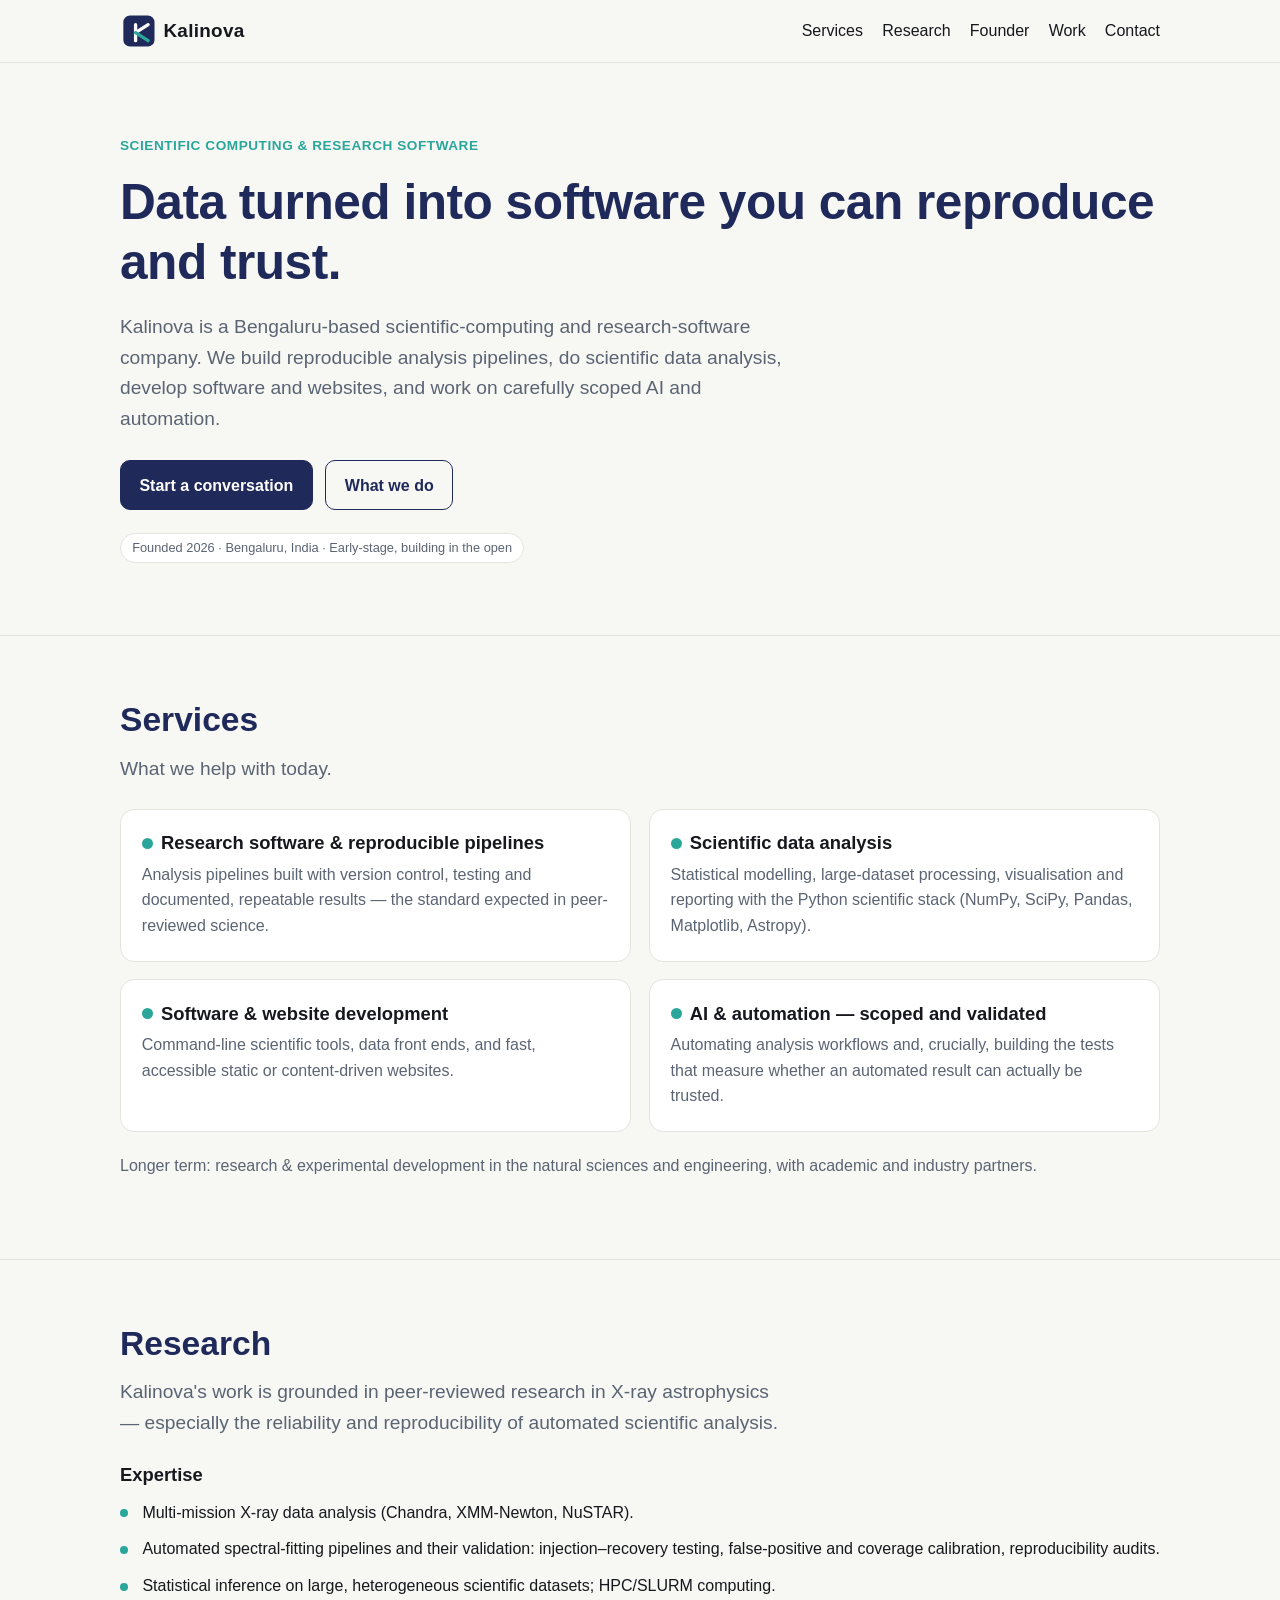
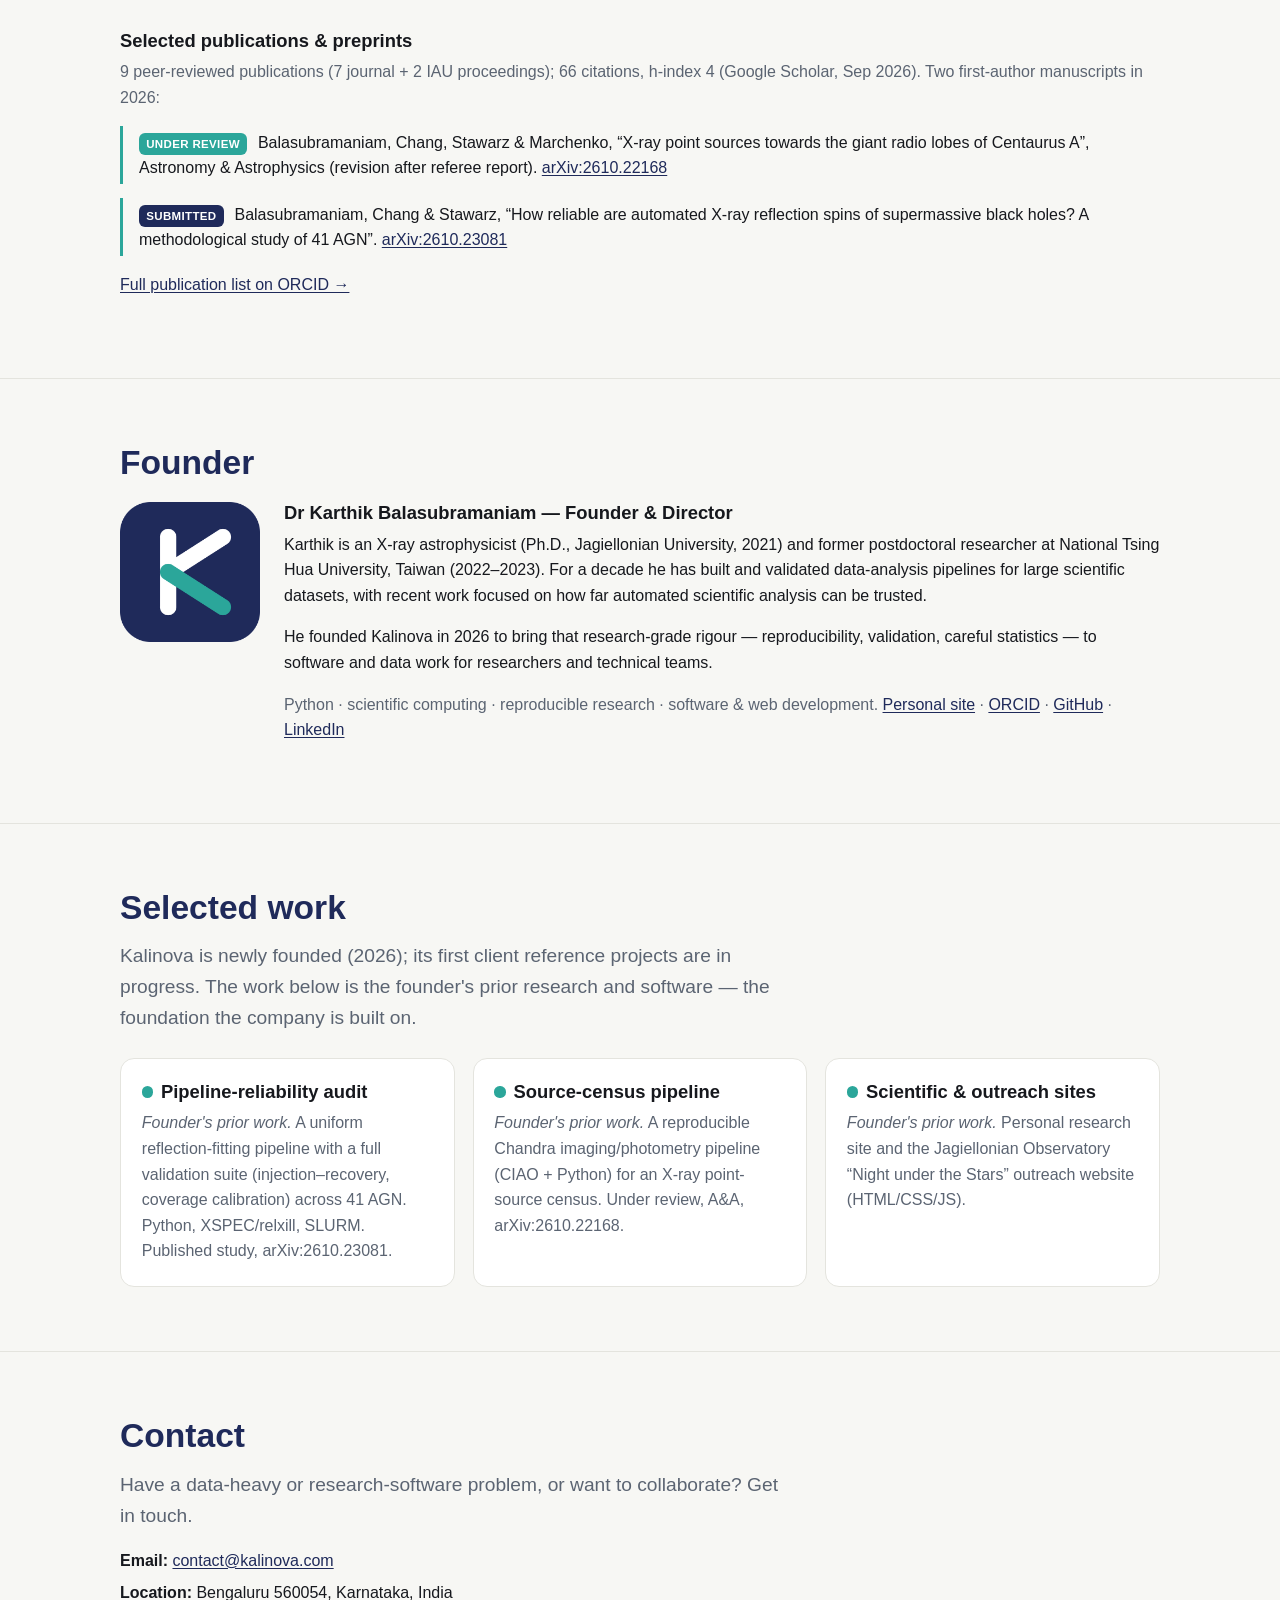
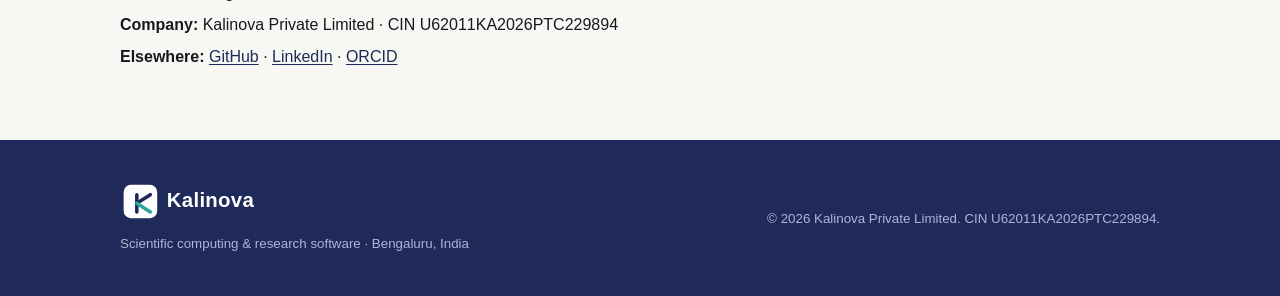
<file: index.html>
<!DOCTYPE html>
<html lang="en">
<head>
  <meta charset="utf-8">
  <meta name="viewport" content="width=device-width, initial-scale=1">
  <title>Kalinova — Scientific computing &amp; research software</title>
  <meta name="description" content="Kalinova Private Limited is a Bengaluru-based scientific-computing and research-software company: reproducible analysis pipelines, scientific data analysis, software &amp; web development, and scoped AI/automation.">
  <link rel="canonical" href="https://karthikab7.github.io/kalinova/">
  <!-- Open Graph / social -->
  <meta property="og:type" content="website">
  <meta property="og:title" content="Kalinova — Scientific computing &amp; research software">
  <meta property="og:description" content="Reproducible analysis pipelines, scientific data analysis, and software development. Bengaluru, India.">
  <meta property="og:image" content="assets/og-image.png">
  <meta property="og:url" content="https://karthikab7.github.io/kalinova/">
  <meta name="twitter:card" content="summary_large_image">
  <!-- Icons -->
  <link rel="icon" href="assets/favicon.svg" type="image/svg+xml">
  <link rel="alternate icon" href="assets/favicon.ico" sizes="any">
  <link rel="apple-touch-icon" href="assets/apple-touch-icon-180.png">
  <link rel="manifest" href="site.webmanifest">
  <link rel="stylesheet" href="css/styles.css">
</head>
<body>
  <a class="skip-link" href="#main">Skip to content</a>

  <header class="site-header">
    <nav class="nav" aria-label="Primary">
      <a class="brand" href="#top" aria-label="Kalinova home">
        <img src="assets/kalinova-horizontal.svg" alt="Kalinova" width="200" height="48">
      </a>
      <button class="nav-toggle" aria-expanded="false" aria-controls="nav-links">Menu</button>
      <ul class="nav-links" id="nav-links">
        <li><a href="#services">Services</a></li>
        <li><a href="#research">Research</a></li>
        <li><a href="#founder">Founder</a></li>
        <li><a href="#work">Work</a></li>
        <li><a href="#contact">Contact</a></li>
      </ul>
    </nav>
  </header>

  <main id="main">
    <a id="top"></a>

    <!-- HOME / HERO -->
    <section class="hero" aria-labelledby="hero-h">
      <div class="wrap">
        <p class="eyebrow">Scientific computing &amp; research software</p>
        <h1 id="hero-h">Data turned into software you can reproduce and trust.</h1>
        <p class="lead">Kalinova is a Bengaluru-based scientific-computing and research-software
          company. We build reproducible analysis pipelines, do scientific data analysis, develop
          software and websites, and work on carefully scoped AI and automation.</p>
        <div class="cta">
          <a class="btn" href="#contact">Start a conversation</a>
          <a class="btn ghost" href="#services">What we do</a>
        </div>
        <p class="badge">Founded 2026 · Bengaluru, India · Early-stage, building in the open</p>
      </div>
    </section>

    <!-- SERVICES -->
    <section id="services" aria-labelledby="services-h">
      <div class="wrap">
        <h2 id="services-h">Services</h2>
        <p class="lead">What we help with today.</p>
        <div class="grid cols-2" style="margin-top:1.5rem">
          <div class="card">
            <h3><span class="dot"></span>Research software &amp; reproducible pipelines</h3>
            <p>Analysis pipelines built with version control, testing and documented, repeatable
              results — the standard expected in peer-reviewed science.</p>
          </div>
          <div class="card">
            <h3><span class="dot"></span>Scientific data analysis</h3>
            <p>Statistical modelling, large-dataset processing, visualisation and reporting with the
              Python scientific stack (NumPy, SciPy, Pandas, Matplotlib, Astropy).</p>
          </div>
          <div class="card">
            <h3><span class="dot"></span>Software &amp; website development</h3>
            <p>Command-line scientific tools, data front ends, and fast, accessible static or
              content-driven websites.</p>
          </div>
          <div class="card">
            <h3><span class="dot"></span>AI &amp; automation — scoped and validated</h3>
            <p>Automating analysis workflows and, crucially, building the tests that measure whether
              an automated result can actually be trusted.</p>
          </div>
        </div>
        <p class="muted" style="margin-top:1.3rem">Longer term: research &amp; experimental
          development in the natural sciences and engineering, with academic and industry partners.</p>
      </div>
    </section>

    <!-- RESEARCH -->
    <section id="research" aria-labelledby="research-h">
      <div class="wrap">
        <h2 id="research-h">Research</h2>
        <p class="lead">Kalinova's work is grounded in peer-reviewed research in X-ray astrophysics —
          especially the reliability and reproducibility of automated scientific analysis.</p>

        <h3 style="margin-top:1.6rem">Expertise</h3>
        <ul class="clean">
          <li>Multi-mission X-ray data analysis (Chandra, XMM-Newton, NuSTAR).</li>
          <li>Automated spectral-fitting pipelines and their validation: injection–recovery testing,
            false-positive and coverage calibration, reproducibility audits.</li>
          <li>Statistical inference on large, heterogeneous scientific datasets; HPC/SLURM computing.</li>
        </ul>

        <h3 style="margin-top:1.6rem">Selected publications &amp; preprints</h3>
        <p class="muted">9 peer-reviewed publications (7 journal + 2 IAU proceedings); 66 citations,
          h-index 4 (Google Scholar, Sep 2026). Two first-author manuscripts in 2026:</p>
        <div class="pub">
          <span class="tag review">Under review</span>
          Balasubramaniam, Chang, Stawarz &amp; Marchenko, “X-ray point sources towards the giant radio
          lobes of Centaurus A”, Astronomy &amp; Astrophysics (revision after referee report).
          <a href="https://arxiv.org/abs/2610.22168">arXiv:2610.22168</a>
        </div>
        <div class="pub">
          <span class="tag">Submitted</span>
          Balasubramaniam, Chang &amp; Stawarz, “How reliable are automated X-ray reflection spins of
          supermassive black holes? A methodological study of 41 AGN”.
          <a href="https://arxiv.org/abs/2610.23081">arXiv:2610.23081</a>
        </div>
        <p style="margin-top:1rem"><a href="https://orcid.org/0000-0003-0095-9302">Full publication
          list on ORCID →</a></p>
      </div>
    </section>

    <!-- FOUNDER -->
    <section id="founder" aria-labelledby="founder-h">
      <div class="wrap">
        <h2 id="founder-h">Founder</h2>
        <div class="founder" style="margin-top:1.2rem">
          <img class="avatar" src="assets/kalinova-icon-tile-512.png" alt="" aria-hidden="true">
          <div>
            <h3>Dr Karthik Balasubramaniam — Founder &amp; Director</h3>
            <p>Karthik is an X-ray astrophysicist (Ph.D., Jagiellonian University, 2021) and former
              postdoctoral researcher at National Tsing Hua University, Taiwan (2022–2023). For a
              decade he has built and validated data-analysis pipelines for large scientific datasets,
              with recent work focused on how far automated scientific analysis can be trusted.</p>
            <p>He founded Kalinova in 2026 to bring that research-grade rigour — reproducibility,
              validation, careful statistics — to software and data work for researchers and technical
              teams.</p>
            <p class="muted">Python · scientific computing · reproducible research · software &amp; web
              development.
              <a href="https://karthikab7.github.io">Personal site</a> ·
              <a href="https://orcid.org/0000-0003-0095-9302">ORCID</a> ·
              <a href="https://github.com/karthikab7">GitHub</a> ·
              <a href="https://linkedin.com/in/kab2421">LinkedIn</a></p>
          </div>
        </div>
      </div>
    </section>

    <!-- SELECTED WORK -->
    <section id="work" aria-labelledby="work-h">
      <div class="wrap">
        <h2 id="work-h">Selected work</h2>
        <p class="lead">Kalinova is newly founded (2026); its first client reference projects are in
          progress. The work below is the founder's prior research and software — the foundation the
          company is built on.</p>
        <div class="grid cols-3" style="margin-top:1.5rem">
          <div class="card">
            <h3><span class="dot"></span>Pipeline-reliability audit</h3>
            <p><em>Founder's prior work.</em> A uniform reflection-fitting pipeline with a full
              validation suite (injection–recovery, coverage calibration) across 41 AGN. Python,
              XSPEC/relxill, SLURM. Published study, arXiv:2610.23081.</p>
          </div>
          <div class="card">
            <h3><span class="dot"></span>Source-census pipeline</h3>
            <p><em>Founder's prior work.</em> A reproducible Chandra imaging/photometry pipeline
              (CIAO + Python) for an X-ray point-source census. Under review, A&amp;A,
              arXiv:2610.22168.</p>
          </div>
          <div class="card">
            <h3><span class="dot"></span>Scientific &amp; outreach sites</h3>
            <p><em>Founder's prior work.</em> Personal research site and the Jagiellonian Observatory
              “Night under the Stars” outreach website (HTML/CSS/JS).</p>
          </div>
        </div>
      </div>
    </section>

    <!-- CONTACT -->
    <section id="contact" aria-labelledby="contact-h">
      <div class="wrap">
        <h2 id="contact-h">Contact</h2>
        <p class="lead">Have a data-heavy or research-software problem, or want to collaborate?
          Get in touch.</p>
        <ul class="contact-list">
          <li><strong>Email:</strong>
            <a href="mailto:contact@kalinova.com">contact@kalinova.com</a></li>
          <li><strong>Location:</strong> Bengaluru 560054, Karnataka, India</li>
          <li><strong>Company:</strong> Kalinova Private Limited · CIN U62011KA2026PTC229894</li>
          <li><strong>Elsewhere:</strong>
            <a href="https://github.com/karthikab7">GitHub</a> ·
            <a href="https://linkedin.com/in/kab2421">LinkedIn</a> ·
            <a href="https://orcid.org/0000-0003-0095-9302">ORCID</a></li>
        </ul>
      </div>
    </section>
  </main>

  <footer>
    <div class="wrap">
      <div>
        <img src="assets/kalinova-horizontal-dark.svg" alt="Kalinova" width="180" height="43">
        <br><small>Scientific computing &amp; research software · Bengaluru, India</small>
      </div>
      <div>
        <small>© <span id="year">2026</span> Kalinova Private Limited. CIN U62011KA2026PTC229894.</small>
      </div>
    </div>
  </footer>

  <script src="js/main.js" defer></script>
</body>
</html>
</file>
<file: css/styles.css>
/* Kalinova website — styles. Brand tokens from brand/brand-guidelines.md */
:root{
  --indigo:#1F2A5A; --teal:#2BA69A; --ink:#16181D; --slate:#5B6472;
  --paper:#F7F7F4; --white:#FFFFFF; --line:#E4E4DE;
  --maxw:1080px; --radius:14px;
  --font: Inter, -apple-system, BlinkMacSystemFont, "Segoe UI", Roboto, Helvetica, Arial, sans-serif;
}
*{box-sizing:border-box}
html{scroll-behavior:smooth}
body{
  margin:0; font-family:var(--font); color:var(--ink); background:var(--paper);
  line-height:1.6; -webkit-font-smoothing:antialiased;
}
h1,h2,h3{line-height:1.2; color:var(--indigo); margin:0 0 .4em}
h1{font-size:clamp(2rem,5vw,3.1rem); font-weight:700; letter-spacing:-.01em}
h2{font-size:clamp(1.5rem,3.4vw,2.1rem); font-weight:700}
h3{font-size:1.15rem; font-weight:600; color:var(--ink)}
p{margin:0 0 1rem}
a{color:var(--indigo); text-decoration:underline; text-underline-offset:2px}
a:hover{color:var(--teal)}
img,svg{max-width:100%; height:auto}

/* accessibility helpers */
.skip-link{position:absolute; left:-999px; top:0; background:var(--indigo); color:#fff;
  padding:.6rem 1rem; z-index:100; border-radius:0 0 8px 0}
.skip-link:focus{left:0}
:focus-visible{outline:3px solid var(--teal); outline-offset:2px; border-radius:4px}

.wrap{max-width:var(--maxw); margin:0 auto; padding:0 1.25rem}
section{padding:4rem 0; border-top:1px solid var(--line)}
.muted{color:var(--slate)}
.lead{font-size:1.2rem; color:var(--slate); max-width:62ch}

/* header / nav */
.site-header{position:sticky; top:0; background:rgba(247,247,244,.92);
  backdrop-filter:saturate(1.2) blur(6px); border-bottom:1px solid var(--line); z-index:50}
.nav{display:flex; align-items:center; justify-content:space-between; gap:1rem;
  max-width:var(--maxw); margin:0 auto; padding:.7rem 1.25rem}
.brand{display:inline-flex; align-items:center; text-decoration:none}
.brand img{height:40px; width:auto; display:block}
.nav-toggle{display:none; background:none; border:1px solid var(--line); border-radius:8px;
  padding:.45rem .6rem; font-size:1rem; cursor:pointer; color:var(--ink)}
.nav-links{display:flex; gap:1.2rem; list-style:none; margin:0; padding:0}
.nav-links a{text-decoration:none; color:var(--ink); font-weight:500; padding:.25rem 0}
.nav-links a:hover{color:var(--teal)}
.btn{display:inline-block; background:var(--indigo); color:#fff !important; text-decoration:none;
  padding:.7rem 1.15rem; border-radius:10px; font-weight:600; border:1px solid var(--indigo)}
.btn:hover{background:#17204a; color:#fff}
.btn.ghost{background:transparent; color:var(--indigo) !important}
.btn.ghost:hover{border-color:var(--teal); color:var(--teal) !important}

/* hero */
.hero{padding:4.5rem 0 3.5rem; border-top:0}
.hero .eyebrow{color:var(--teal); font-weight:600; letter-spacing:.04em; text-transform:uppercase; font-size:.85rem}
.hero .cta{display:flex; gap:.8rem; flex-wrap:wrap; margin-top:1.6rem}
.badge{display:inline-block; font-size:.8rem; color:var(--slate); border:1px solid var(--line);
  border-radius:999px; padding:.25rem .7rem; margin-top:1.4rem; background:var(--white)}

/* cards */
.grid{display:grid; gap:1.1rem}
.cols-2{grid-template-columns:repeat(2,1fr)}
.cols-3{grid-template-columns:repeat(3,1fr)}
.card{background:var(--white); border:1px solid var(--line); border-radius:var(--radius);
  padding:1.4rem 1.3rem}
.card h3{display:flex; align-items:center; gap:.5rem}
.card .dot{width:.7rem; height:.7rem; border-radius:50%; background:var(--teal); flex:0 0 auto}
.card p{margin:0; color:var(--slate)}

ul.clean{list-style:none; padding:0; margin:0}
ul.clean li{padding:.35rem 0 .35rem 1.4rem; position:relative}
ul.clean li::before{content:""; position:absolute; left:0; top:.95em; width:.5rem; height:.5rem;
  background:var(--teal); border-radius:50%}

.pub{border-left:3px solid var(--teal); padding:.2rem 0 .2rem 1rem; margin:.9rem 0}
.pub .tag{display:inline-block; font-size:.72rem; font-weight:600; text-transform:uppercase;
  letter-spacing:.03em; color:#fff; background:var(--indigo); border-radius:6px; padding:.1rem .45rem; margin-right:.4rem}
.pub .tag.review{background:var(--teal)}

.founder{display:grid; grid-template-columns:140px 1fr; gap:1.5rem; align-items:start}
.founder .avatar{width:140px; height:140px; border-radius:20px}

.contact-list{list-style:none; padding:0; margin:1rem 0 0}
.contact-list li{margin:.4rem 0}
.note{background:#fff6e6; border:1px solid #f0d9a8; color:#6b5316; border-radius:10px;
  padding:.7rem .9rem; font-size:.92rem; margin-top:1rem}

footer{background:var(--indigo); color:#dfe3f0; padding:2.5rem 0; border-top:0}
footer a{color:#fff}
footer .wrap{display:flex; flex-wrap:wrap; gap:1rem; justify-content:space-between; align-items:center}
footer small{color:#aeb6d4}

/* responsive */
@media (max-width:760px){
  .nav-toggle{display:inline-block}
  .nav-links{display:none; position:absolute; top:100%; left:0; right:0; flex-direction:column;
    gap:0; background:var(--paper); border-bottom:1px solid var(--line); padding:.5rem 1.25rem 1rem}
  .nav-links.open{display:flex}
  .nav-links li{border-top:1px solid var(--line)}
  .nav-links a{display:block; padding:.75rem 0}
  .cols-2,.cols-3{grid-template-columns:1fr}
  .founder{grid-template-columns:1fr}
}

/* respect reduced motion */
@media (prefers-reduced-motion:reduce){
  html{scroll-behavior:auto}
  *{animation-duration:.001ms !important; transition-duration:.001ms !important}
}
</file>
